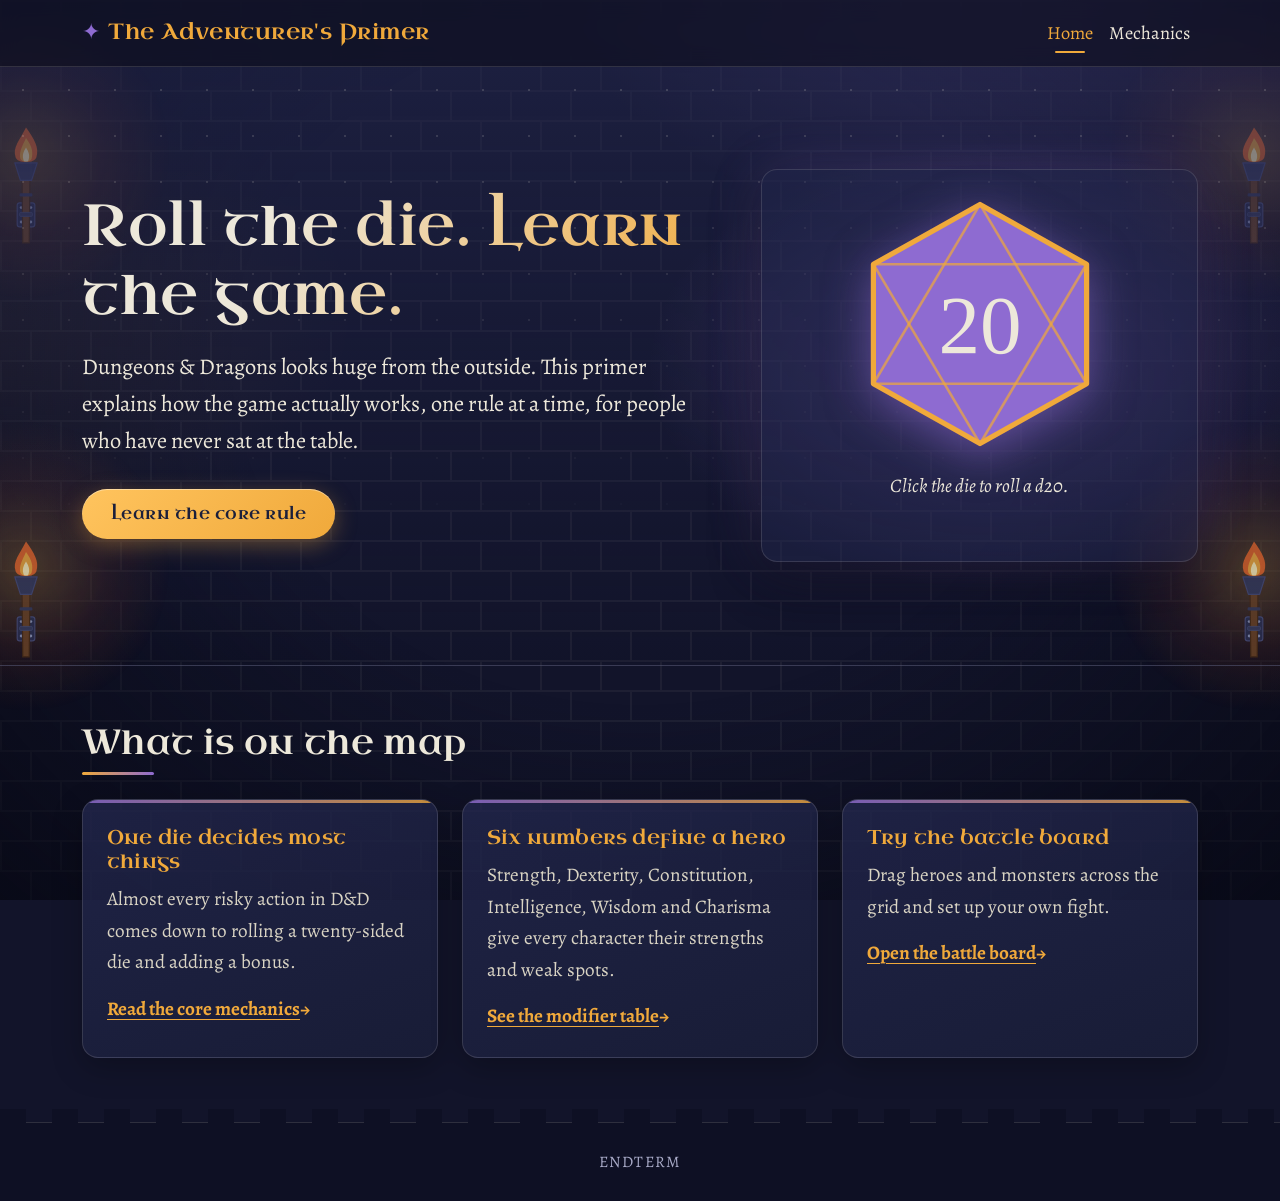
<file: index.html>
<!DOCTYPE html>
<html lang="en">
<head>
<title>The Adventurer's Primer | Dungeons &amp; Dragons for new players</title>
<meta charset="UTF-8"><meta name="viewport" content="width=device-width, initial-scale=1">
<link rel="preconnect" href="https://fonts.googleapis.com"><link rel="preconnect" href="https://fonts.gstatic.com" crossorigin>
<link href="https://fonts.googleapis.com/css2?family=Alegreya:ital,wght@0,400;0,700;1,400&family=Uncial+Antiqua&display=swap" rel="stylesheet">
<link href="https://cdn.jsdelivr.net/npm/bootstrap@5.3.3/dist/css/bootstrap.min.css" rel="stylesheet">
<link href="style.css" rel="stylesheet">
</head>
<body>
<header>
<nav class="navbar navbar-expand-md site-nav">
  <div class="container">
    <a class="navbar-brand" href="index.html">The Adventurer's Primer</a>
    <button class="navbar-toggler" type="button" data-bs-toggle="collapse" data-bs-target="#menu" aria-controls="menu" aria-expanded="false" aria-label="Toggle menu"><span class="navbar-toggler-icon"></span></button>
    <div class="collapse navbar-collapse" id="menu">
      <ul class="navbar-nav ms-auto">
        <li class="nav-item"><a class="nav-link active" href="index.html">Home</a></li>
        <li class="nav-item"><a class="nav-link " href="mechanics.html">Mechanics</a></li>
      </ul>
    </div>
  </div>
</nav>
</header>
<main>
  <section class="hero">
    <div class="container">
      <div class="row align-items-center g-5">
        <div class="col-md-7">
          <h1>Roll the die. Learn the game.</h1>
          <p class="lead">Dungeons &amp; Dragons looks huge from the outside. This primer explains how the game actually works, one rule at a time, for people who have never sat at the table.</p>
          <a class="btn btn-torch" href="mechanics.html">Learn the core rule</a>
        </div>
        <div class="col-md-5">
          <div class="die-wrap">
            <button class="die" id="die" aria-label="Roll a twenty-sided die">
              <svg viewBox="0 0 200 200" role="img" aria-hidden="true">
                <polygon class="face" points="100,8 182,54 182,146 100,192 18,146 18,54"/>
                <polyline class="edge" points="100,8 18,146 182,146 100,8"/>
                <polyline class="edge" points="18,54 100,192 182,54 18,54"/>
                <text class="num" id="die-num" x="100" y="122">20</text>
              </svg>
            </button>
            <p id="roll-msg" aria-live="polite">Click the die to roll a d20.</p>
            <p id="roll-log"></p>
          </div>
        </div>
      </div>
    </div>
  </section>

  <section class="container">
    <h2 class="mb-4">What is on the map</h2>
    <div class="row g-4">
      <div class="col-12 col-md-6 col-xl-4"><div class="panel"><h3>One die decides most things</h3><p>Almost every risky action in D&amp;D comes down to rolling a twenty-sided die and adding a bonus.</p><a href="mechanics.html">Read the core mechanics</a></div></div>
      <div class="col-12 col-md-6 col-xl-4"><div class="panel"><h3>Six numbers define a hero</h3><p>Strength, Dexterity, Constitution, Intelligence, Wisdom and Charisma give every character their strengths and weak spots.</p><a href="mechanics.html#modifiers">See the modifier table</a></div></div>
      <div class="col-12 col-md-12 col-xl-4"><div class="panel"><h3>Try the battle board</h3><p>Drag heroes and monsters across the grid and set up your own fight.</p><a href="mechanics.html#battle">Open the battle board</a></div></div>
    </div>
  </section>
</main>
<footer class="site-footer"><div class="container">Endterm</div></footer>
<script src="https://cdn.jsdelivr.net/npm/bootstrap@5.3.3/dist/js/bootstrap.bundle.min.js"></script>
<script src="main.js"></script>
<script src="decor.js"></script>
</body>
</html>
</file>
<file: style.css>
:root{
  --arcane:#8E6BD1; --torch:#F0A93B; --chalk:#EDE8DA;
  --crit:#B23A48; --ink:#1B1F3B; --muted:#A9ABC8;
}

.die-wrap{display:flex;flex-direction:column;align-items:center;gap:1rem}
.die{width:min(260px,70vw);cursor:pointer;background:none;border:0;padding:0}
.die svg{width:100%;height:auto;display:block}
.die .face{fill:var(--arcane);stroke:var(--torch);stroke-width:4;stroke-linejoin:round}
.die .edge{fill:none;stroke:var(--torch);stroke-width:2;opacity:.7}
.die .num{font-family:Georgia,serif;font-size:64px;fill:var(--chalk);text-anchor:middle}

.die.rolling{animation:tumble .8s cubic-bezier(.3,.7,.4,1)}
@keyframes tumble{
  0%{transform:rotate(0) scale(1)}
  40%{transform:rotate(300deg) scale(.8)}
  100%{transform:rotate(720deg) scale(1)}
}
.die.nat20 .face{fill:var(--torch)}
.die.nat20 .num{fill:var(--ink)}
.die.nat1 .face{fill:var(--crit)}

#roll-msg{min-height:3.2rem;text-align:center;font-size:1.2rem;margin:0}
#roll-log{color:var(--muted);margin:0;text-align:center}

@media (prefers-reduced-motion:reduce){.die.rolling{animation:none}}
:root{
  --ink-deep:#12142A; --ink-soft:#242850; --line:rgba(237,232,218,.14);
  --glow-torch:rgba(240,169,59,.35); --glow-arcane:rgba(142,107,209,.30);
  --radius:16px;
}

html{scroll-behavior:smooth}
body{
  font-family:'Alegreya',Georgia,serif; font-size:1.2rem; line-height:1.65;
  color:var(--chalk); min-height:100vh; display:flex; flex-direction:column;
  background:
    radial-gradient(900px 500px at 85% -5%, var(--glow-arcane), transparent 60%),
    radial-gradient(700px 420px at -5% 35%, rgba(240,169,59,.10), transparent 60%),
    var(--ink-deep);
  background-attachment:fixed;
  overflow-x:hidden;
}
main{flex:1 0 auto}
::selection{background:var(--torch);color:var(--ink)}

h1,h2,h3{font-family:'Uncial Antiqua','Alegreya',serif;font-weight:400;line-height:1.2;color:var(--chalk);letter-spacing:.01em}
h1{font-size:clamp(2.2rem,5.5vw,3.6rem);margin-bottom:1.2rem}
h2{font-size:clamp(1.6rem,3.5vw,2.2rem);position:relative;padding-bottom:.7rem}
h2::after{content:"";position:absolute;left:0;bottom:0;width:72px;height:3px;border-radius:3px;
  background:linear-gradient(90deg,var(--torch),var(--arcane))}
h3{font-size:1.25rem;margin-bottom:.6rem;color:var(--torch)}
p{color:#D9D4C4}
.lead{font-size:1.4rem;font-weight:400;color:var(--chalk)}
a{color:var(--torch);text-underline-offset:4px;text-decoration-thickness:1px;transition:color .2s}
a:hover{color:#FFD28A}
a:focus-visible,button:focus-visible,.btn:focus-visible,.nav-link:focus-visible{
  outline:3px solid var(--torch);outline-offset:3px;border-radius:6px}
.site-nav{
  background:rgba(18,20,42,.78);backdrop-filter:blur(10px);-webkit-backdrop-filter:blur(10px);
  border-bottom:1px solid var(--line);padding:.6rem 0}
header{position:sticky;top:0;z-index:1030}
.navbar-brand{font-family:'Uncial Antiqua',serif;color:var(--torch)!important;font-size:1.35rem;letter-spacing:.02em;
  white-space:normal;max-width:75%}
.navbar-brand::before{content:"\2726";margin-right:.5rem;color:var(--arcane)}
.site-nav .nav-link{color:var(--chalk);font-size:1.15rem;padding:.5rem 1rem;position:relative;transition:color .2s}
.site-nav .nav-link::after{content:"";position:absolute;left:1rem;right:1rem;bottom:.2rem;height:2px;border-radius:2px;
  background:var(--torch);transform:scaleX(0);transform-origin:left;transition:transform .25s ease}
.site-nav .nav-link:hover,.site-nav .nav-link.active{color:var(--torch)}
.site-nav .nav-link:hover::after,.site-nav .nav-link.active::after{transform:scaleX(1)}
.navbar-toggler{border:1px solid var(--line);padding:.35rem .6rem}
.navbar-toggler-icon{filter:invert(1) brightness(1.2)}
.navbar-toggler:focus{box-shadow:0 0 0 3px var(--glow-torch)}
@media (max-width:767.98px){
  .site-nav .navbar-collapse{padding-top:.5rem;border-top:1px solid var(--line);margin-top:.6rem}
  .site-nav .nav-link::after{left:0;right:auto;width:36px}
}
.hero{position:relative;padding:clamp(3rem,8vw,6.5rem) 0;margin-bottom:3.5rem;overflow:hidden;
  border-bottom:1px solid var(--line);
  background:
    radial-gradient(500px 320px at 78% 50%, var(--glow-arcane), transparent 70%),
    linear-gradient(180deg,rgba(36,40,80,.55),rgba(18,20,42,0))}
.hero::before{content:"";position:absolute;inset:0;pointer-events:none;opacity:.5;
  background-image:radial-gradient(rgba(237,232,218,.35) 1px,transparent 1.5px);
  background-size:46px 46px;
  -webkit-mask-image:linear-gradient(180deg,#000,transparent 85%);mask-image:linear-gradient(180deg,#000,transparent 85%)}
.hero .container{position:relative}
.hero h1{background:linear-gradient(120deg,var(--chalk) 30%,var(--torch));-webkit-background-clip:text;background-clip:text;
  -webkit-text-fill-color:transparent;color:var(--chalk)}
.btn-torch{
  --bs-btn-padding-x:1.8rem;--bs-btn-padding-y:.8rem;
  font-family:'Uncial Antiqua',serif;font-size:1.05rem;letter-spacing:.03em;
  color:var(--ink);background:linear-gradient(135deg,#FFC45E,var(--torch));
  border:0;border-radius:999px;margin-top:.8rem;
  box-shadow:0 6px 22px var(--glow-torch),inset 0 1px 0 rgba(255,255,255,.4);
  transition:transform .2s ease,box-shadow .2s ease,filter .2s}
.btn-torch:hover{color:var(--ink);transform:translateY(-3px);box-shadow:0 12px 30px rgba(240,169,59,.5);filter:brightness(1.06)}
.btn-torch:active{transform:translateY(0)}
.die-wrap{padding:1.5rem 1rem;border-radius:var(--radius);
  background:rgba(36,40,80,.45);border:1px solid var(--line);
  box-shadow:0 20px 50px rgba(0,0,0,.35),0 0 60px -10px var(--glow-arcane)}
.die{filter:drop-shadow(0 10px 22px rgba(142,107,209,.55));transition:transform .25s ease,filter .25s}
.die:not(.rolling):hover{transform:scale(1.06) rotate(-4deg);filter:drop-shadow(0 12px 28px rgba(240,169,59,.6))}
.die.nat20{filter:drop-shadow(0 0 28px rgba(240,169,59,.85))}
.die.nat1{filter:drop-shadow(0 0 24px rgba(178,58,72,.8))}
#roll-msg{font-style:italic;color:var(--chalk)}
.panel{height:100%;position:relative;padding:1.6rem 1.5rem;border-radius:var(--radius);
  background:linear-gradient(160deg,rgba(36,40,80,.75),rgba(27,31,59,.75));
  border:1px solid var(--line);overflow:hidden;
  box-shadow:0 10px 30px rgba(0,0,0,.25);
  transition:transform .25s ease,border-color .25s ease,box-shadow .25s ease}
.panel::before{content:"";position:absolute;left:0;top:0;right:0;height:3px;
  background:linear-gradient(90deg,var(--arcane),var(--torch));opacity:.8}
.panel:hover{transform:translateY(-6px);border-color:rgba(240,169,59,.55);
  box-shadow:0 18px 40px rgba(0,0,0,.4),0 0 30px -8px var(--glow-torch)}
.panel p{margin-bottom:.9rem}
.panel p:last-child{margin-bottom:0}
.panel a{font-weight:700}
.panel a::after{content:" \2192";display:inline-block;transition:transform .2s}
.panel a:hover::after{transform:translateX(4px)}

.step-num{width:2.8rem;height:2.8rem;border-radius:50%;display:grid;place-items:center;margin-bottom:1rem;
  font-family:'Uncial Antiqua',serif;font-size:1.3rem;color:var(--ink);
  background:linear-gradient(135deg,#FFC45E,var(--torch));box-shadow:0 0 0 5px rgba(240,169,59,.18)}
main > section.container{padding-bottom:4rem}
article > .lead{max-width:46rem}
.rules-table{--bs-table-bg:transparent;--bs-table-color:var(--chalk);
  --bs-table-striped-bg:rgba(142,107,209,.12);--bs-table-striped-color:var(--chalk);
  --bs-table-hover-bg:rgba(240,169,59,.14);--bs-table-hover-color:var(--chalk);
  --bs-table-border-color:var(--line);margin:0}
.table-responsive{border-radius:var(--radius);border:1px solid var(--line);
  background:rgba(27,31,59,.7);box-shadow:0 10px 30px rgba(0,0,0,.25);overflow-x:auto}
.rules-table caption{caption-side:top;padding:1rem 1.2rem .4rem;color:var(--muted);font-style:italic}
.rules-table thead th{font-family:'Uncial Antiqua',serif;font-weight:400;color:var(--ink);
  background:linear-gradient(135deg,#FFC45E,var(--torch));border:0;padding:.85rem 1.2rem;white-space:nowrap}
.rules-table td{padding:.75rem 1.2rem;border-color:var(--line)}
.rules-table td:nth-child(2){font-weight:700;color:var(--torch);font-size:1.15rem}
.rules-table tbody tr{transition:background-color .2s}
.rules-table tbody tr:hover > *{--bs-table-bg-state:rgba(240,169,59,.14);color:var(--chalk)}
.site-footer{margin-top:auto;padding:1.6rem 0;text-align:center;color:var(--muted);font-size:1rem;
  border-top:1px solid var(--line);background:#0E1024;letter-spacing:.08em;text-transform:uppercase;position:relative}
@media (max-width:575.98px){
  body{font-size:1.1rem}
  .lead{font-size:1.25rem}
  .panel{padding:1.3rem 1.2rem}
  .hero{margin-bottom:2.5rem}
}

@media (prefers-reduced-motion:reduce){
  html{scroll-behavior:auto}
  .panel,.btn-torch,.die,.site-nav .nav-link::after{transition:none}
  .panel:hover,.btn-torch:hover{transform:none}
}
body::before{
  content:"";position:fixed;inset:0;z-index:-1;pointer-events:none;
  background:
    radial-gradient(ellipse at 50% 40%,transparent 45%,rgba(5,6,16,.7) 100%),
    url("data:image/svg+xml,%3Csvg xmlns='http://www.w3.org/2000/svg' width='120' height='60'%3E%3Cpath d='M0 1H120M0 31H120M1 0V30M61 0V30M31 31V60M91 31V60' stroke='%23EDE8DA' stroke-opacity='.055' stroke-width='2' fill='none'/%3E%3C/svg%3E");
  background-size:auto,120px 60px;
}

.torch-layer{position:fixed;inset:0;z-index:-1;pointer-events:none;overflow:hidden}
.wall-torch{position:absolute;width:60px;height:150px;--s:.5;opacity:.6;transform:scale(var(--s))}
.wall-torch.left{left:2px;transform-origin:top left}
.wall-torch.right{right:2px;transform-origin:top right}
@media (min-width:768px){.wall-torch{--s:.62}}
@media (min-width:1200px){.wall-torch{--s:.8;opacity:.85}}
@media (min-width:1400px){.wall-torch{--s:1;opacity:1;left:auto}.wall-torch.left{left:14px}.wall-torch.right{right:14px}}

.torch-svg{position:relative;width:100%;height:100%;display:block;overflow:visible}
.torch-glow{position:absolute;left:50%;top:34px;width:380px;height:380px;margin:-190px 0 0 -190px;border-radius:50%;
  background:radial-gradient(circle,rgba(240,169,59,.32),rgba(226,103,42,.12) 38%,transparent 68%);
  animation:glow 2.6s ease-in-out infinite;animation-delay:var(--d,0s)}
@keyframes glow{
  0%,100%{opacity:.85;transform:scale(1)}
  30%{opacity:.6;transform:scale(.95)}
  55%{opacity:1;transform:scale(1.05)}
  80%{opacity:.7;transform:scale(.98)}
}
.flame path{transform-box:fill-box;transform-origin:50% 100%;animation:flicker 1.1s ease-in-out infinite;animation-delay:var(--d,0s)}
.flame .f-mid{animation-duration:.85s}
.flame .f-in{animation-duration:.7s}
@keyframes flicker{
  0%,100%{transform:scale(1,1) skewX(0)}
  20%{transform:scale(.93,1.1) skewX(-4deg)}
  40%{transform:scale(1.05,.93) skewX(3deg)}
  60%{transform:scale(.95,1.12) skewX(-2deg)}
  80%{transform:scale(1.03,.96) skewX(4deg)}
}
.embers{position:absolute;left:50%;top:38px;width:0;height:0}
.ember{position:absolute;left:var(--x);top:0;width:var(--size);height:var(--size);border-radius:50%;
  background:#FFC45E;box-shadow:0 0 6px 1px rgba(240,169,59,.9);opacity:0;
  animation:ember var(--dur) ease-out infinite;animation-delay:var(--delay)}
@keyframes ember{
  0%{transform:translate(0,0);opacity:0}
  15%{opacity:1}
  100%{transform:translate(var(--dx),-130px);opacity:0}
}
.site-footer::before{content:"";position:absolute;left:0;right:0;top:-14px;height:14px;
  background:repeating-linear-gradient(90deg,#0E1024 0 26px,transparent 26px 52px)}

.btn-ghost{--bs-btn-padding-x:1.5rem;--bs-btn-padding-y:.8rem;font-family:'Uncial Antiqua',serif;font-size:1.05rem;
  color:var(--chalk);background:rgba(237,232,218,.05);border:1px solid rgba(237,232,218,.35);border-radius:999px;margin-top:.8rem;
  transition:border-color .2s,color .2s,background-color .2s,transform .2s}
.btn-ghost:hover{color:var(--torch);border-color:var(--torch);background:rgba(240,169,59,.1);transform:translateY(-2px)}

.board-layout{display:grid;grid-template-columns:minmax(0,1fr);gap:1.5rem;margin-top:1.5rem}
@media (min-width:992px){.board-layout{grid-template-columns:300px minmax(0,1fr)}}

.chest{padding:1.2rem;border-radius:var(--radius);border:1px solid var(--line);align-self:start;
  background:linear-gradient(160deg,rgba(36,40,80,.8),rgba(27,31,59,.8));box-shadow:0 10px 30px rgba(0,0,0,.28)}
.chest h3{margin:0 0 .9rem}
.tray{display:grid;grid-template-columns:repeat(auto-fill,minmax(84px,1fr));gap:.6rem}

.tile{position:relative;display:flex;flex-direction:column;align-items:center;gap:.3rem;padding:.6rem .3rem .5rem;
  font:inherit;color:var(--chalk);background:rgba(18,20,42,.7);border:1px solid var(--line);border-radius:12px;
  cursor:grab;user-select:none;-webkit-user-select:none;min-width:0;
  transition:transform .18s ease,border-color .18s ease,box-shadow .18s ease,background-color .18s}
.tile svg{width:44px;height:44px;display:block;pointer-events:none}
.tile-name{font-size:.82rem;line-height:1.15;text-align:center;pointer-events:none}
.tile::after{content:"";position:absolute;top:6px;right:6px;width:8px;height:8px;border-radius:50%;background:var(--dot,var(--muted))}
.tile.type-monster{--dot:#B23A48}.tile.type-treasure{--dot:#F0A93B}.tile.type-gear{--dot:#C9CEDD}.tile.type-magic{--dot:#8E6BD1}
.tile:hover{transform:translateY(-3px);border-color:rgba(240,169,59,.6);box-shadow:0 8px 20px rgba(0,0,0,.35),0 0 18px -4px var(--glow-torch)}
.tile.armed{border-color:var(--torch);background:rgba(240,169,59,.16);box-shadow:0 0 0 2px var(--torch),0 0 24px var(--glow-torch)}
.tile.dragging{opacity:.4}

.board-wrap{min-width:0}
.board{display:grid;grid-template-columns:repeat(2,minmax(0,1fr));gap:1rem}
@media (min-width:576px){.board{grid-template-columns:repeat(4,minmax(0,1fr))}}
.frame{position:relative;display:flex;flex-direction:column;align-items:center;justify-content:space-between;
  aspect-ratio:1/1.08;min-width:0;padding:.55rem .4rem .45rem;font:inherit;color:var(--chalk);cursor:pointer;
  border:5px solid transparent;border-radius:10px;user-select:none;-webkit-user-select:none;
  background:
    radial-gradient(circle at 7px 7px,#FFD28A 2.5px,transparent 3.5px) padding-box,
    radial-gradient(circle at calc(100% - 7px) 7px,#FFD28A 2.5px,transparent 3.5px) padding-box,
    radial-gradient(circle at 7px calc(100% - 7px),#FFD28A 2.5px,transparent 3.5px) padding-box,
    radial-gradient(circle at calc(100% - 7px) calc(100% - 7px),#FFD28A 2.5px,transparent 3.5px) padding-box,
    radial-gradient(circle at 50% 40%,#2B2F5A,#14162E 80%) padding-box,
    linear-gradient(135deg,#FFD28A,#B8832A 45%,#F0A93B 70%,#8F6420) border-box;
  box-shadow:0 8px 22px rgba(0,0,0,.4),inset 0 0 18px rgba(0,0,0,.55);
  transition:transform .2s ease,box-shadow .2s ease,filter .2s}
.frame:hover{transform:translateY(-4px);box-shadow:0 14px 28px rgba(0,0,0,.45),0 0 26px -4px var(--glow-torch),inset 0 0 18px rgba(0,0,0,.55)}
.frame.over{transform:scale(1.05);filter:brightness(1.25);box-shadow:0 0 0 3px var(--torch),0 0 34px var(--glow-torch),inset 0 0 18px rgba(0,0,0,.4)}
.frame.dragging{opacity:.45}
.frame.armed-source{box-shadow:0 0 0 3px var(--arcane),0 0 28px var(--glow-arcane),inset 0 0 18px rgba(0,0,0,.5)}
.board.has-armed .frame:not(.armed-source){animation:frame-hint 1.4s ease-in-out infinite}
@keyframes frame-hint{0%,100%{filter:brightness(1)}50%{filter:brightness(1.3)}}

.frame-slot{flex:1;display:grid;place-items:center;width:100%;min-height:0}
.frame-slot svg{width:62%;height:auto;max-height:100%;display:block;filter:drop-shadow(0 4px 8px rgba(0,0,0,.55));pointer-events:none}
.slot-empty{font-style:italic;font-size:.95rem;color:var(--muted);opacity:.75;pointer-events:none}
.frame-name{font-family:'Uncial Antiqua',serif;font-size:.82rem;line-height:1.1;color:var(--torch);text-align:center;pointer-events:none}
@media (min-width:1200px){.frame-name{font-size:.92rem}}

.frame-slot.pop svg{animation:pop .45s cubic-bezier(.3,1.6,.5,1)}
@keyframes pop{0%{transform:scale(.3) rotate(-20deg);opacity:0}100%{transform:scale(1) rotate(0);opacity:1}}

.drag-ghost{position:fixed;left:0;top:0;width:72px;height:72px;z-index:2000;pointer-events:none;
  filter:drop-shadow(0 10px 14px rgba(0,0,0,.6)) drop-shadow(0 0 14px var(--glow-torch))}
.drag-ghost svg{width:100%;height:100%;display:block}
body.is-dragging,body.is-dragging *{cursor:grabbing!important;user-select:none!important}

.board-bar{display:flex;flex-wrap:wrap;gap:1rem;align-items:center;justify-content:space-between;margin-top:1.5rem}
.board-stats{display:flex;flex-wrap:wrap;gap:.5rem}
.stat{display:inline-flex;gap:.5rem;align-items:baseline;padding:.3rem .8rem;border-radius:999px;font-size:1rem;
  background:rgba(36,40,80,.7);border:1px solid var(--line)}
.stat-label{color:var(--muted)}
.stat strong{color:var(--torch)}
.board-actions{display:flex;flex-wrap:wrap;gap:.8rem}
.board-actions .btn{margin-top:0}
.board-status{min-height:1.8rem;margin:1rem 0 0;font-style:italic;color:var(--chalk)}

@media (max-width:575.98px){
  .tray{grid-template-columns:repeat(3,minmax(0,1fr))}
  .board-actions{width:100%}
  .board-actions .btn{flex:1 1 auto}
}

@media (prefers-reduced-motion:reduce){
  .torch-glow,.flame path,.ember,.frame-slot.pop svg,.board.has-armed .frame{animation:none!important}
  .ember{display:none}
  .tile,.frame,.btn-ghost{transition:none}
}
/* battle map */
.map{position:relative;width:100%;aspect-ratio:12/8;overflow:hidden;background-color:#000;
  background-image:linear-gradient(to right,#3a3a3a 1px,transparent 1px),linear-gradient(to bottom,#3a3a3a 1px,transparent 1px);
  background-size:calc(100%/12) calc(100%/8);
  border:1px solid #3a3a3a;user-select:none;-webkit-user-select:none}
.token{position:absolute;z-index:3;width:calc(100%/12);height:12.5%;padding:0;margin:0;border:0;background:none;
  cursor:grab;touch-action:none;transition:left .15s ease,top .15s ease}
.token img{position:absolute;inset:7%;width:86%;height:86%;object-fit:contain;pointer-events:none}
.token:focus{outline:none}
.token:focus-visible{outline:2px solid #fff;outline-offset:-2px}
.token.dragging{transition:none;z-index:10;cursor:grabbing}
@media (prefers-reduced-motion:reduce){.token{transition:none}}
</file>
